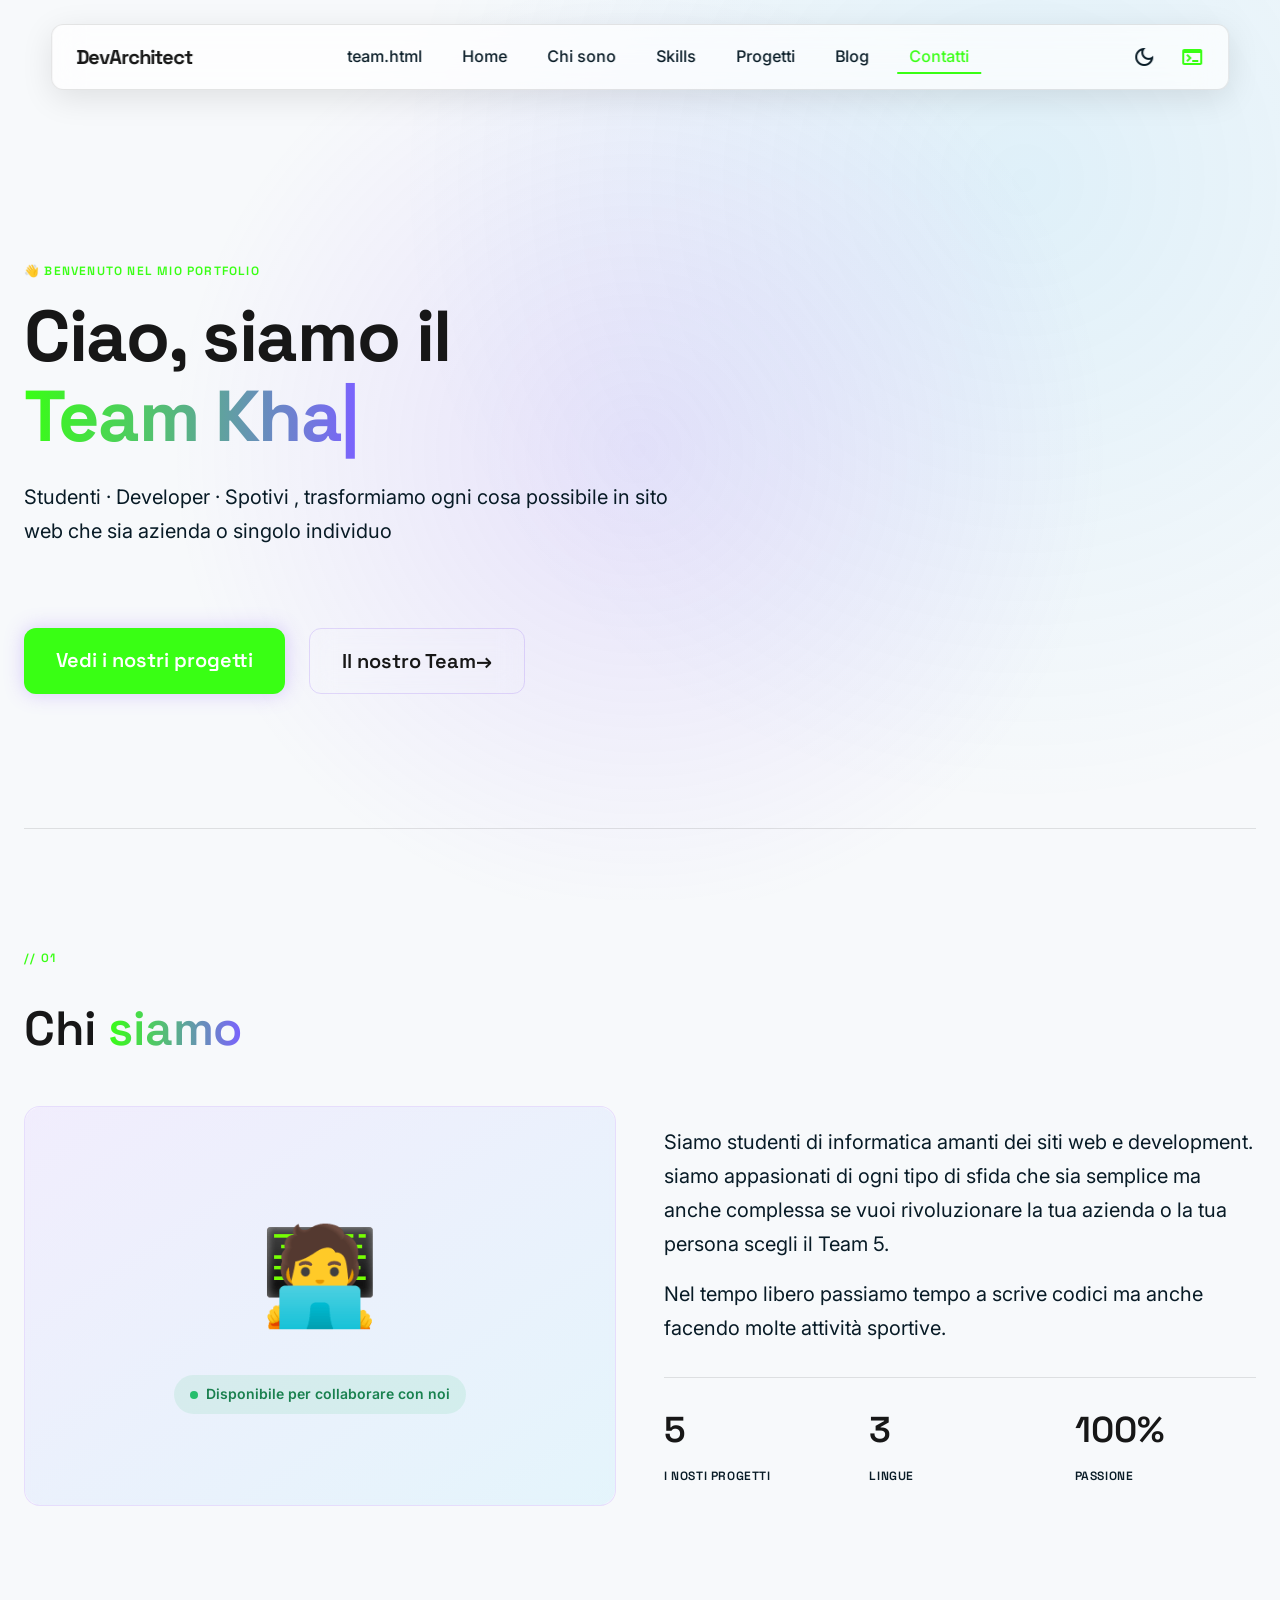
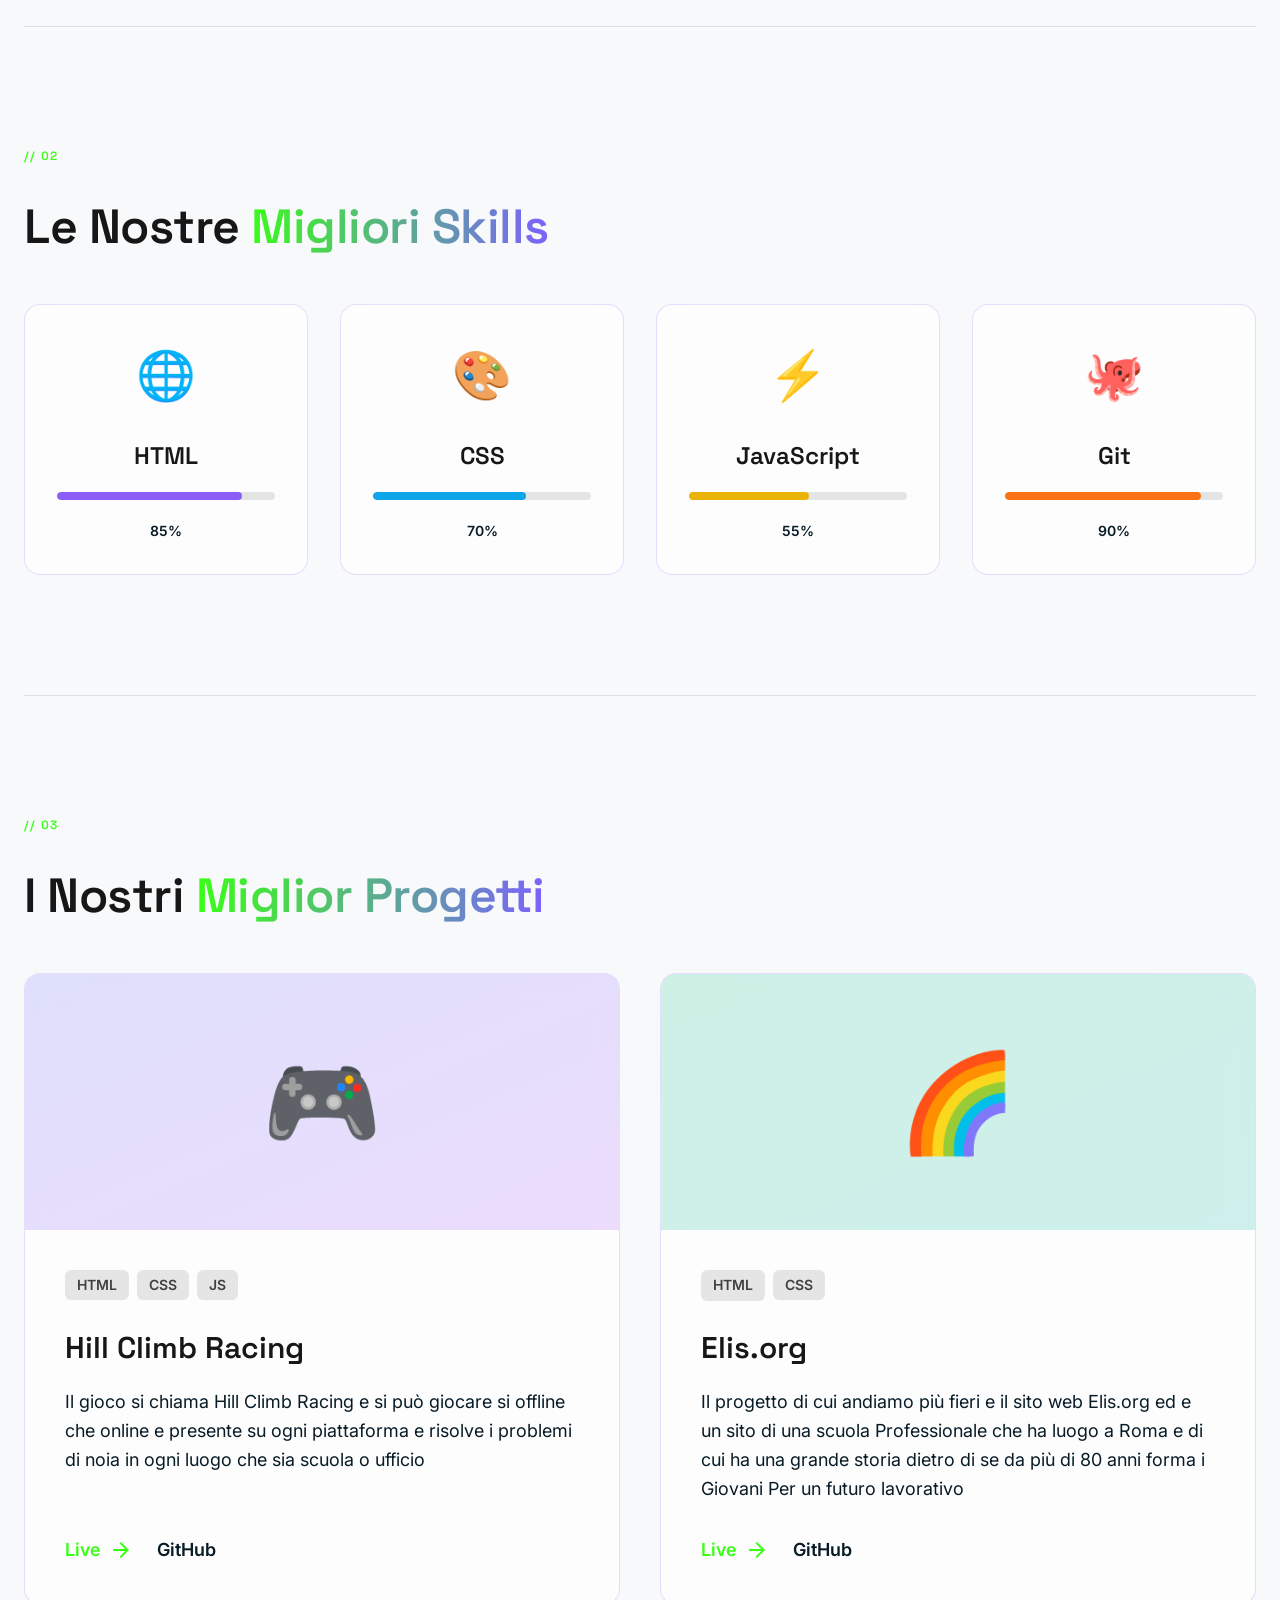
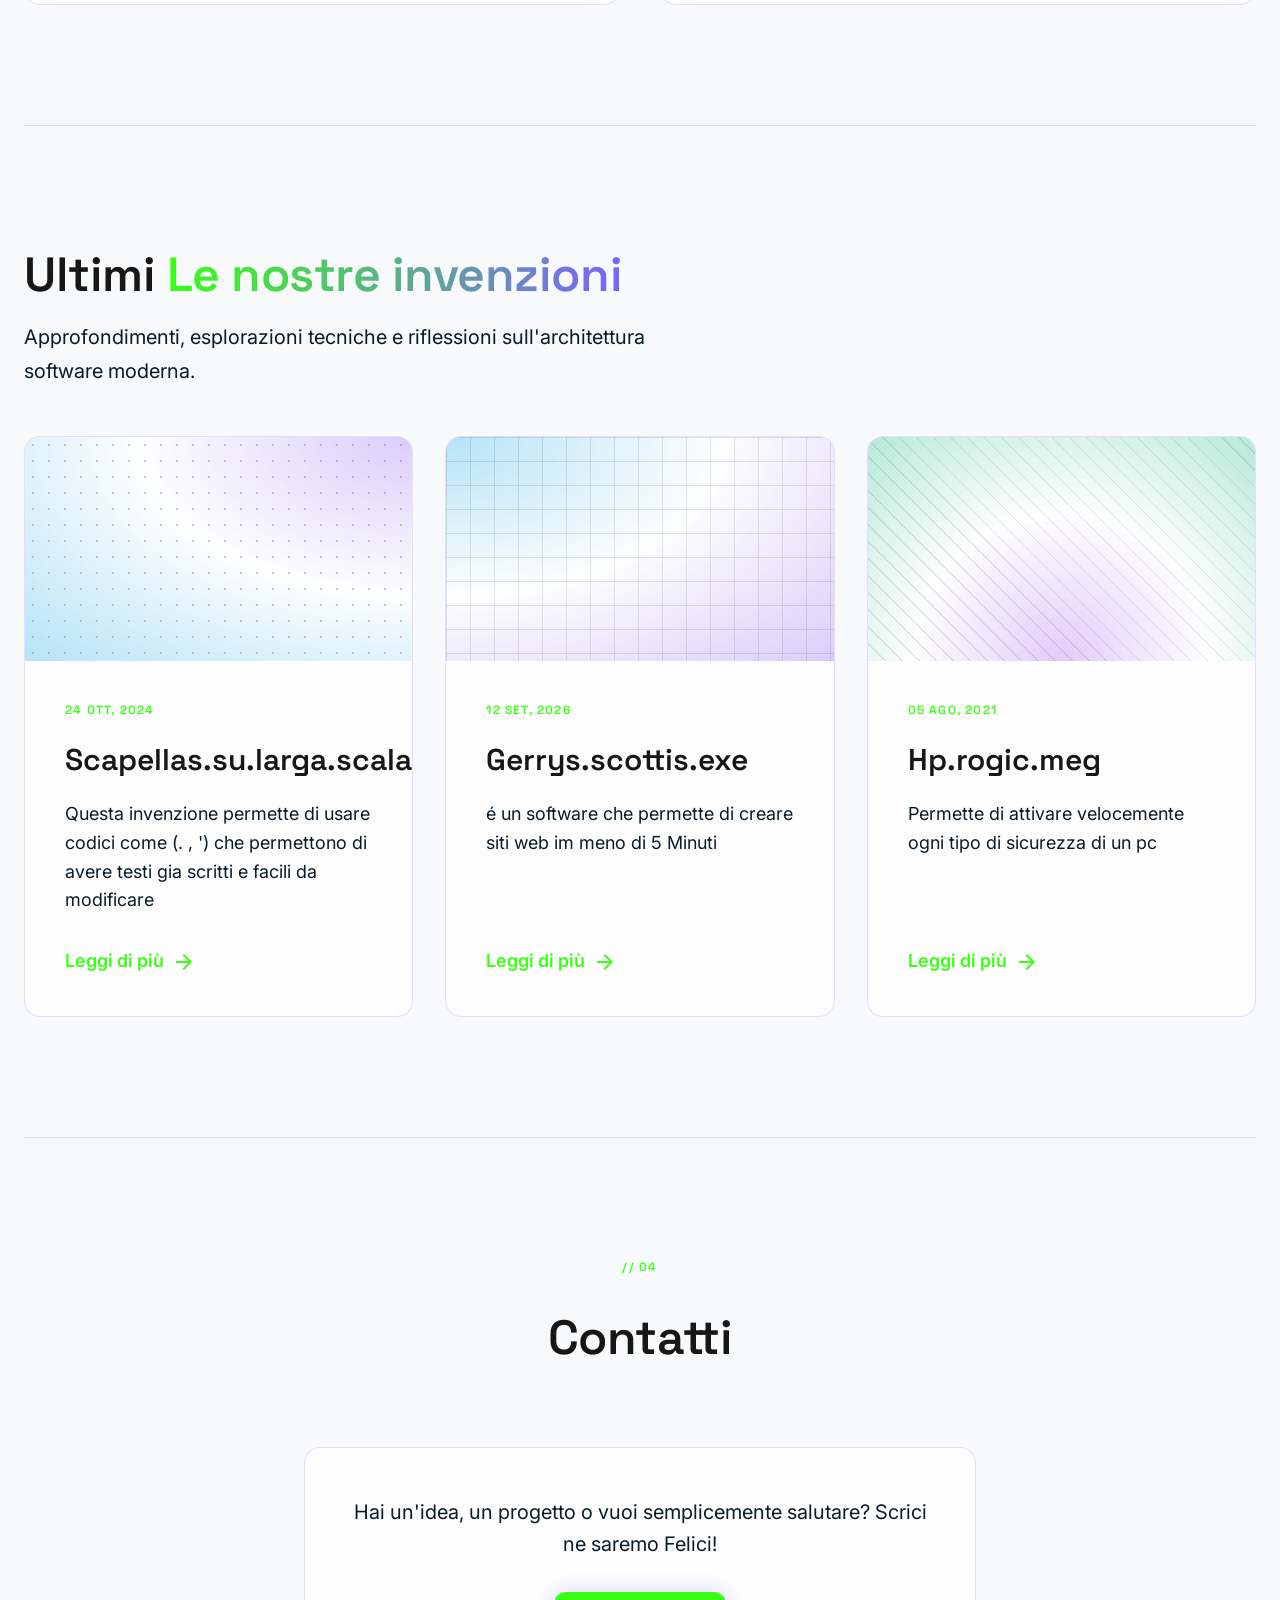
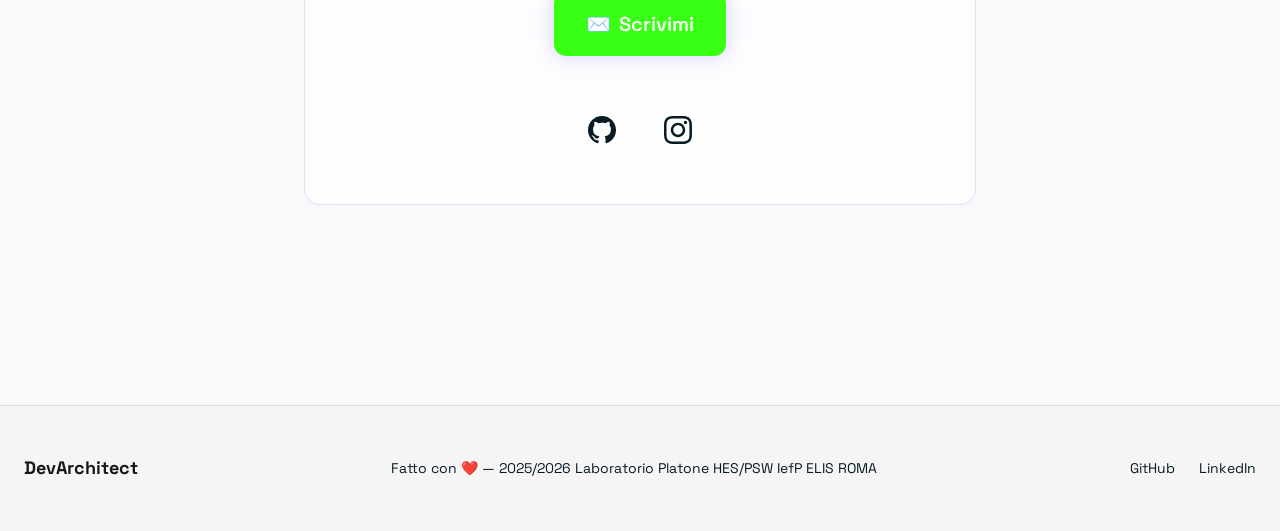
<file: index.html>
<!DOCTYPE html>

<html lang="it"><head>
<meta charset="utf-8"/>
<meta content="width=device-width, initial-scale=1.0" name="viewport"/>
<title>DevArchitect - Developer Portfolio</title>
<link href="https://fonts.googleapis.com/css2?family=Space+Grotesk:wght@400;600;700;900&amp;family=Inter:wght@400;500;600&amp;display=swap" rel="stylesheet"/>
<link href="https://fonts.googleapis.com/css2?family=Material+Symbols+Outlined:wght,FILL@100..700,0..1&amp;display=swap" rel="stylesheet"/>
<link rel="stylesheet" href="css/style.css">
</head>
<body>
<div class="glow-bg"></div>
<nav class="navbar">
<div class="navbar-brand">
            DevArchitect
        </div>
<div class="nav-links">
<a class="nav-link active" href="#https://github.dev/gabrielepasseri/ProgettoTeamGithub/blob/main/team.html">team.html</a>
<a class="nav-link active" href="#home">Home</a>
<a class="nav-link" href="#about">Chi sono</a>
<a class="nav-link" href="#skills">Skills</a>
<a class="nav-link" href="#projects">Progetti</a>
<a class="nav-link" href="#blog">Blog</a>
<a class="nav-link" href="#contact">Contatti</a>
</div>
<div class="nav-actions">
<button aria-label="Toggle theme" class="theme-toggle" id="theme-toggle">
<span class="material-symbols-outlined light-icon">dark_mode</span>
<span class="material-symbols-outlined dark-icon" style="display: none;">light_mode</span>
</button>
<span class="material-symbols-outlined icon-terminal">terminal</span>
</div>
</nav>
<main>
<div class="container">
<!-- Hero Section -->
<section id="home">
<p class="label-caps">👋 Benvenuto nel mio portfolio</p>
<h1 class="h1-title max-w-4xl">
                    Ciao, siamo il <br/>
<span class="text-gradient typing-text" id="typewriter"></span>
</h1>
<p class="body-lg max-w-2xl mb-10">
                    Studenti · Developer · Spotivi , trasformiamo ogni cosa possibile in sito web che sia azienda o singolo individuo 
                </p>
<div class="btn-group">
<a class="btn-primary" href="#projects">Vedi i nostri progetti</a>
<a class="btn-glass" href="#about">Il nostro Team→</a>
</div>
</section>
<!-- About Section -->
<section id="about">
<div class="section-header">
<p class="label-caps">// 01</p>
<h2 class="h2-title">Chi <span class="text-gradient">siamo</span></h2>
</div>
<div class="about-grid">
<div class="glass-panel glass-card about-image-card">
<div class="emoji">🧑‍💻</div>
<div class="bg-gradient"></div>
<div class="status-badge">
<span class="pulse-dot"></span> Disponibile per collaborare con noi
                        </div>
</div>
<div>
<p class="body-lg mb-4">
                            Siamo studenti di informatica amanti dei siti web e development.
                            siamo appasionati di ogni tipo di sfida che sia semplice ma anche complessa 
                            se vuoi rivoluzionare la tua azienda o la tua persona scegli il Team 5.
                        </p>
<p class="body-lg mb-8">
                            Nel tempo libero passiamo tempo a scrive codici ma anche facendo molte attività sportive.
                        </p>
<div class="stats-grid">
<div>
<div class="stat-number">5</div>
<div class="stat-label">I nosti Progetti</div>
</div>
<div>
<div class="stat-number">3</div>
<div class="stat-label">Lingue</div>
</div>
<div>
<div class="stat-number">100%</div>
<div class="stat-label">Passione</div>
</div>
</div>
</div>
</div>
</section>
<!-- Skills Section -->
<section id="skills">
<div class="section-header">
<p class="label-caps">// 02</p>
<h2 class="h2-title">Le Nostre<span class="text-gradient"> Migliori Skills</span></h2>
</div>
<div class="skills-grid">
<div class="glass-panel glass-card skill-card">
<div class="skill-icon">🌐</div>
<h3 class="skill-name">HTML</h3>
<div class="progress-bar-container">
<div class="progress-bar" style="width: 85%; background-color: #8b5cf6;"></div>
</div>
<span class="progress-text">85%</span>
</div>
<div class="glass-panel glass-card skill-card">
<div class="skill-icon">🎨</div>
<h3 class="skill-name">CSS</h3>
<div class="progress-bar-container">
<div class="progress-bar" style="width: 70%; background-color: #0ea5e9;"></div>
</div>
<span class="progress-text">70%</span>
</div>
<div class="glass-panel glass-card skill-card">
<div class="skill-icon">⚡</div>
<h3 class="skill-name">JavaScript</h3>
<div class="progress-bar-container">
<div class="progress-bar" style="width: 55%; background-color: #eab308;"></div>
</div>
<span class="progress-text">55%</span>
</div>
<div class="glass-panel glass-card skill-card">
<div class="skill-icon">🐙</div>
<h3 class="skill-name">Git</h3>
<div class="progress-bar-container">
<div class="progress-bar" style="width: 90%; background-color: #f97316;"></div>
</div>
<span class="progress-text">90%</span>
</div>
</div>
</section>
<!-- Projects Section -->
<section id="projects">
<div class="section-header">
<p class="label-caps">// 03</p>
<h2 class="h2-title">I Nostri  <span class="text-gradient">Miglior Progetti</span></h2>
</div>
<div class="projects-grid">
<div class="glass-panel glass-card project-card">
<div class="project-image project-img-1">
                            🎮
                        </div>
<div class="project-content">
<div class="tech-chips">
<span class="tech-chip">HTML</span>
<span class="tech-chip">CSS</span>
<span class="tech-chip">JS</span>
</div>
<h3 class="project-title">Hill Climb Racing</h3>
<p class="project-desc">Il gioco si chiama Hill Climb Racing e si può giocare si offline che online e presente su ogni piattaforma e risolve i problemi di noia in ogni luogo che sia scuola o ufficio </p>
<div class="project-links">
<a class="project-link primary" href="#">
                                    Live <span class="material-symbols-outlined">arrow_forward</span>
</a>
<a class="project-link secondary" href="#">GitHub</a>
</div>
</div>
</div>
<div class="glass-panel glass-card project-card">
<div class="project-image project-img-2">
                            🌈
                        </div>
<div class="project-content">
<div class="tech-chips">
<span class="tech-chip">HTML</span>
<span class="tech-chip">CSS</span>
</div>
<h3 class="project-title">Elis.org</h3>
<p class="project-desc">Il progetto di cui andiamo più fieri e il sito web Elis.org ed e un sito di una scuola Professionale che ha luogo a Roma e di cui ha una grande storia dietro di se da più di 80 anni forma i Giovani Per un futuro lavorativo </p>
<div class="project-links">
<a class="project-link primary" href="#">
                                    Live <span class="material-symbols-outlined">arrow_forward</span>
</a>
<a class="project-link secondary" href="#">GitHub</a>
</div>
</div>
</div>
</div>
</section>
<!-- Blog Section -->
<section id="blog">
<div class="section-header">
<h2 class="h2-title">Ultimi <span class="text-gradient">Le nostre invenzioni</span></h2>
<p class="body-lg max-w-2xl">Approfondimenti, esplorazioni tecniche e riflessioni sull'architettura software moderna.</p>
</div>
<div class="blog-grid">
<div class="glass-panel glass-card blog-card">
<div class="blog-image blog-img-1">
<div class="blog-pattern-1"></div>
</div>
<div class="blog-content">
<span class="blog-date">24 Ott, 2024</span>
<h3 class="blog-title">Scapellas.su.larga.scala</h3>
<p class="blog-desc">Questa invenzione permette di usare codici come (. , ') che permettono di avere testi gia scritti e facili da modificare </p>
<a class="blog-link" href="#">
                                Leggi di più <span class="material-symbols-outlined">arrow_forward</span>
</a>
</div>
</div>
<div class="glass-panel glass-card blog-card">
<div class="blog-image blog-img-2">
<div class="blog-pattern-2"></div>
</div>
<div class="blog-content">
<span class="blog-date">12 Set, 2026</span>
<h3 class="blog-title">Gerrys.scottis.exe</h3>
<p class="blog-desc">é un software che permette di creare siti web im meno di 5 Minuti</p>
<a class="blog-link" href="#">
                                Leggi di più <span class="material-symbols-outlined">arrow_forward</span>
</a>
</div>
</div>
<div class="glass-panel glass-card blog-card">
<div class="blog-image blog-img-3">
<div class="blog-pattern-3"></div>
</div>
<div class="blog-content">
<span class="blog-date">05 Ago, 2021</span>
<h3 class="blog-title">Hp.rogic.meg</h3>
<p class="blog-desc">Permette di attivare velocemente ogni tipo di sicurezza di un pc </p>
<a class="blog-link" href="#">
                                Leggi di più <span class="material-symbols-outlined">arrow_forward</span>
</a>
</div>
</div>
</div>
</section>
<!-- Contact Section -->
<section id="contact">
<div class="section-header">
<p class="label-caps">// 04</p>
<h2 class="h2-title">Contatti</h2>
</div>
<div class="glass-panel glass-card contact-card">
<p class="contact-text">
                        Hai un'idea, un progetto o vuoi semplicemente salutare? Scrici ne saremo Felici!
                    </p>
<a class="btn-primary" href="mailto:tua@email.com" style="display: flex; align-items: center; gap: 0.5rem;">
<span>✉️</span> Scrivimi
                    </a>
<div class="social-links">
<a aria-label="GitHub" class="social-btn" href="#">
<svg fill="currentColor" height="28" viewbox="0 0 24 24" width="28"><path d="M12 0C5.374 0 0 5.373 0 12c0 5.302 3.438 9.8 8.207 11.387.599.111.793-.261.793-.577v-2.234c-3.338.726-4.033-1.416-4.033-1.416-.546-1.387-1.333-1.756-1.333-1.756-1.089-.745.083-.729.083-.729 1.205.084 1.839 1.237 1.839 1.237 1.07 1.834 2.807 1.304 3.492.997.107-.775.418-1.305.762-1.604-2.665-.305-5.467-1.334-5.467-5.931 0-1.311.469-2.381 1.236-3.221-.124-.303-.535-1.524.117-3.176 0 0 1.008-.322 3.301 1.23A11.509 11.509 0 0 1 12 5.803c1.02.005 2.047.138 3.006.404 2.291-1.552 3.297-1.23 3.297-1.23.653 1.653.242 2.874.118 3.176.77.84 1.235 1.911 1.235 3.221 0 4.609-2.807 5.624-5.479 5.921.43.372.823 1.102.823 2.222v3.293c0 .319.192.694.801.576C20.566 21.797 24 17.3 24 12c0-6.627-5.373-12-12-12z"></path></svg>
</a>
<a aria-label="Instagram" class="social-btn" href="#">
<svg fill="currentColor" height="28" viewbox="0 0 24 24" width="28"><path d="M12 2.163c3.204 0 3.584.012 4.85.07 3.252.148 4.771 1.691 4.919 4.919.058 1.265.069 1.645.069 4.849 0 3.205-.012 3.584-.069 4.849-.149 3.225-1.664 4.771-4.919 4.919-1.266.058-1.644.07-4.85.07-3.204 0-3.584-.012-4.849-.07-3.26-.149-4.771-1.699-4.919-4.92-.058-1.265-.07-1.644-.07-4.849 0-3.204.013-3.583.07-4.849.149-3.227 1.664-4.771 4.919-4.919 1.266-.057 1.645-.069 4.849-.069zm0-2.163c-3.259 0-3.667.014-4.947.072-4.358.2-6.78 2.618-6.98 6.98-.059 1.281-.073 1.689-.073 4.948 0 3.259.014 3.668.072 4.948.2 4.358 2.618 6.78 6.98 6.98 1.281.058 1.689.072 4.948.072 3.259 0 3.668-.014 4.948-.072 4.354-.2 6.782-2.618 6.979-6.98.059-1.28.073-1.689.073-4.948 0-3.259-.014-3.667-.072-4.947-.196-4.354-2.617-6.78-6.979-6.98-1.281-.059-1.69-.073-4.949-.073zm0 5.838c-3.403 0-6.162 2.759-6.162 6.162s2.759 6.163 6.162 6.163 6.162-2.759 6.162-6.163c0-3.403-2.759-6.162-6.162-6.162zm0 10.162c-2.209 0-4-1.79-4-4 0-2.209 1.791-4 4-4s4 1.791 4 4c0 2.21-1.791 4-4 4zm6.406-11.845c-.796 0-1.441.645-1.441 1.44s.645 1.44 1.441 1.44c.795 0 1.439-.645 1.439-1.44s-.644-1.44-1.439-1.44z"></path></svg>
</a>
</div>
</div>
</section>
</div>
</main>
<footer>
<div class="container footer-content">
<div class="footer-brand">
                DevArchitect
            </div>
<div class="footer-text">
                Fatto con ❤️ — 2025/2026 Laboratorio Platone HES/PSW IefP ELIS ROMA
            </div>
<div class="footer-links">
<a class="footer-link" href="#">GitHub</a>
<a class="footer-link" href="#">LinkedIn</a>
</div>
</div>
</footer>
<script src="js/script.js"></script>
</body></html>
</file>
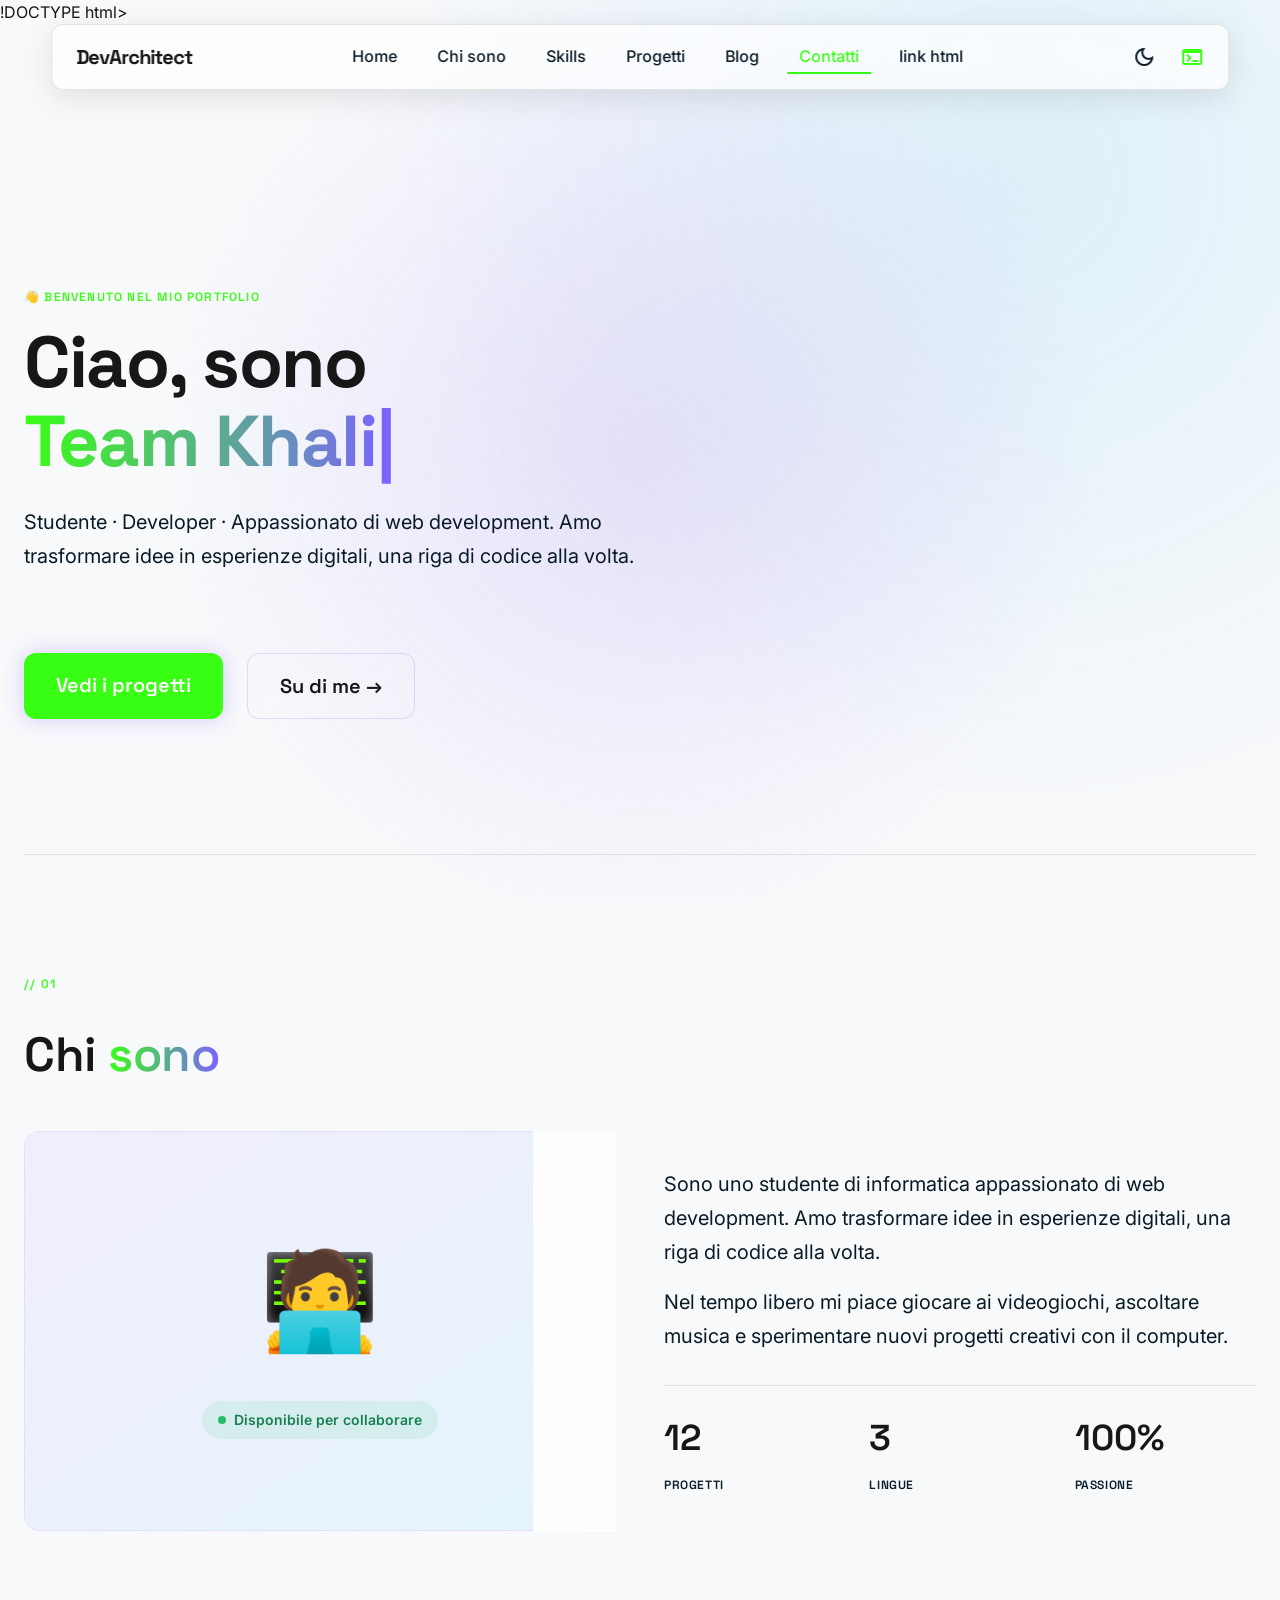
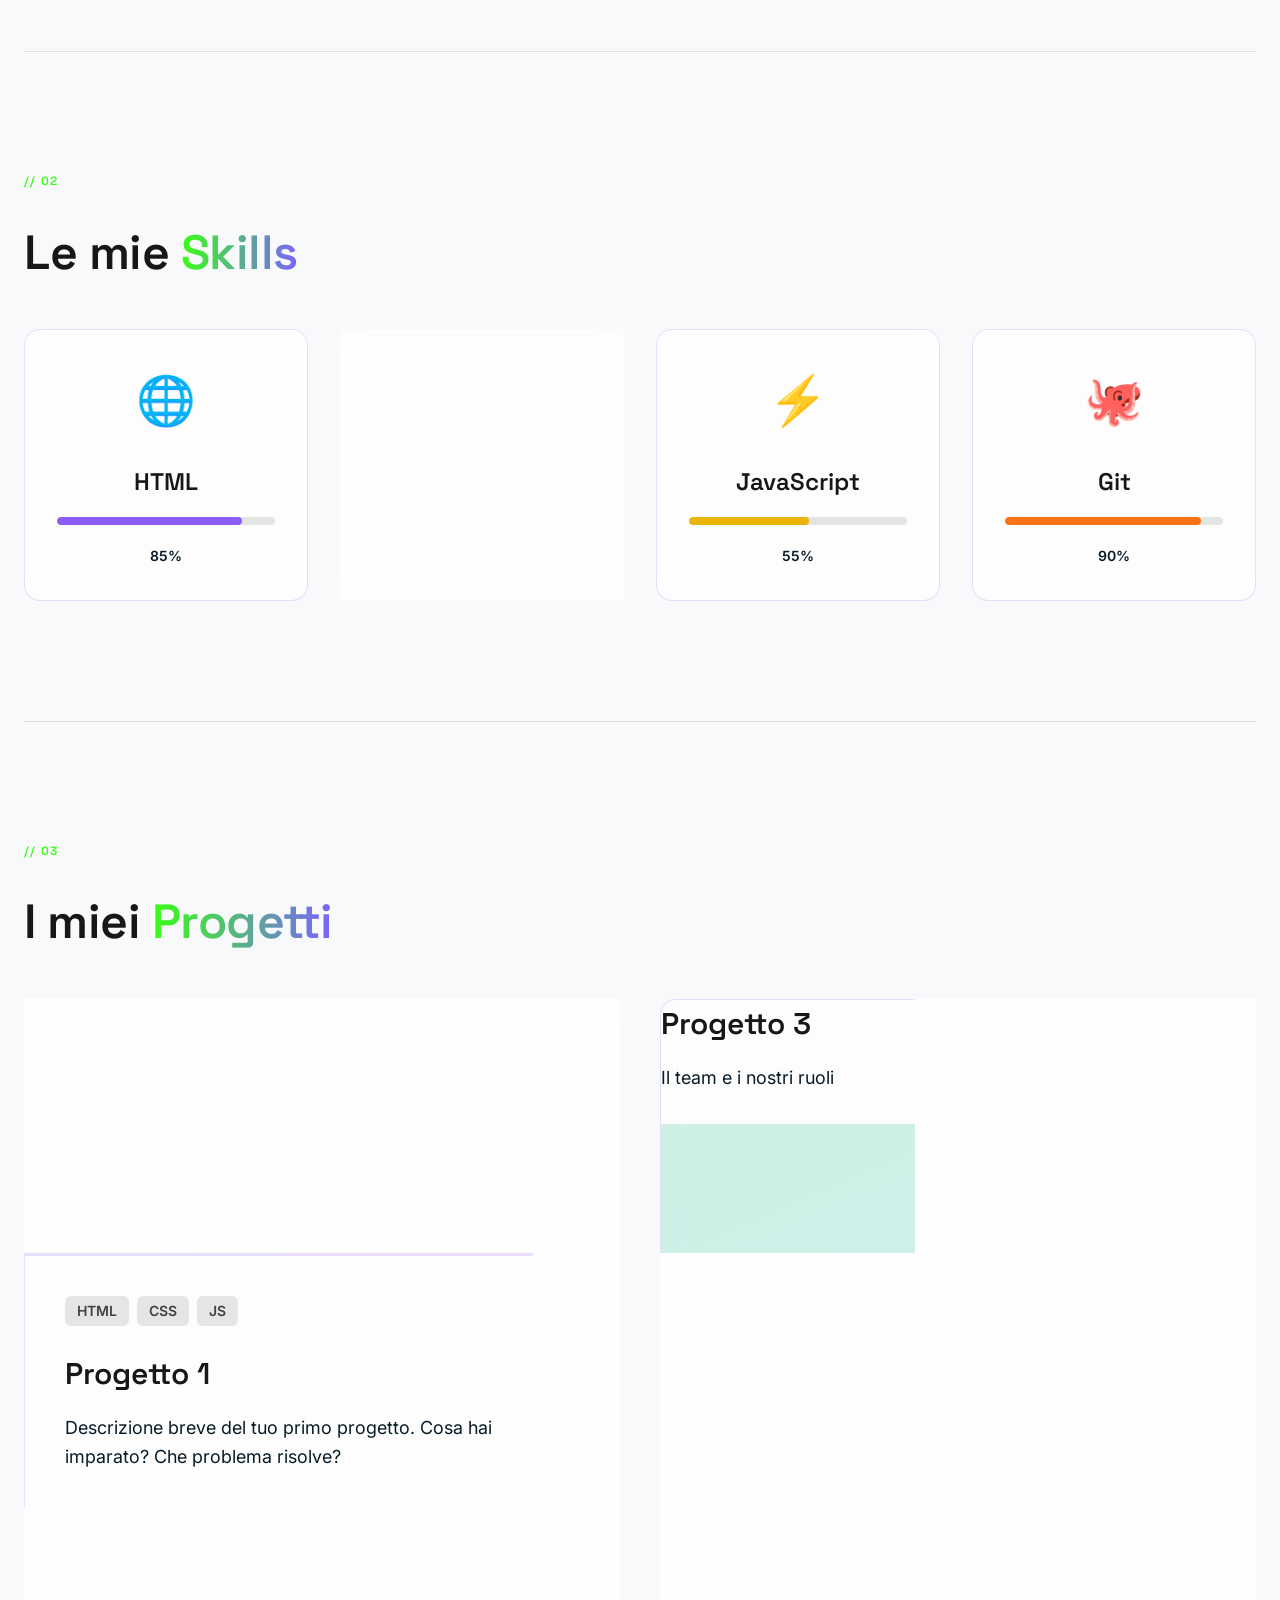
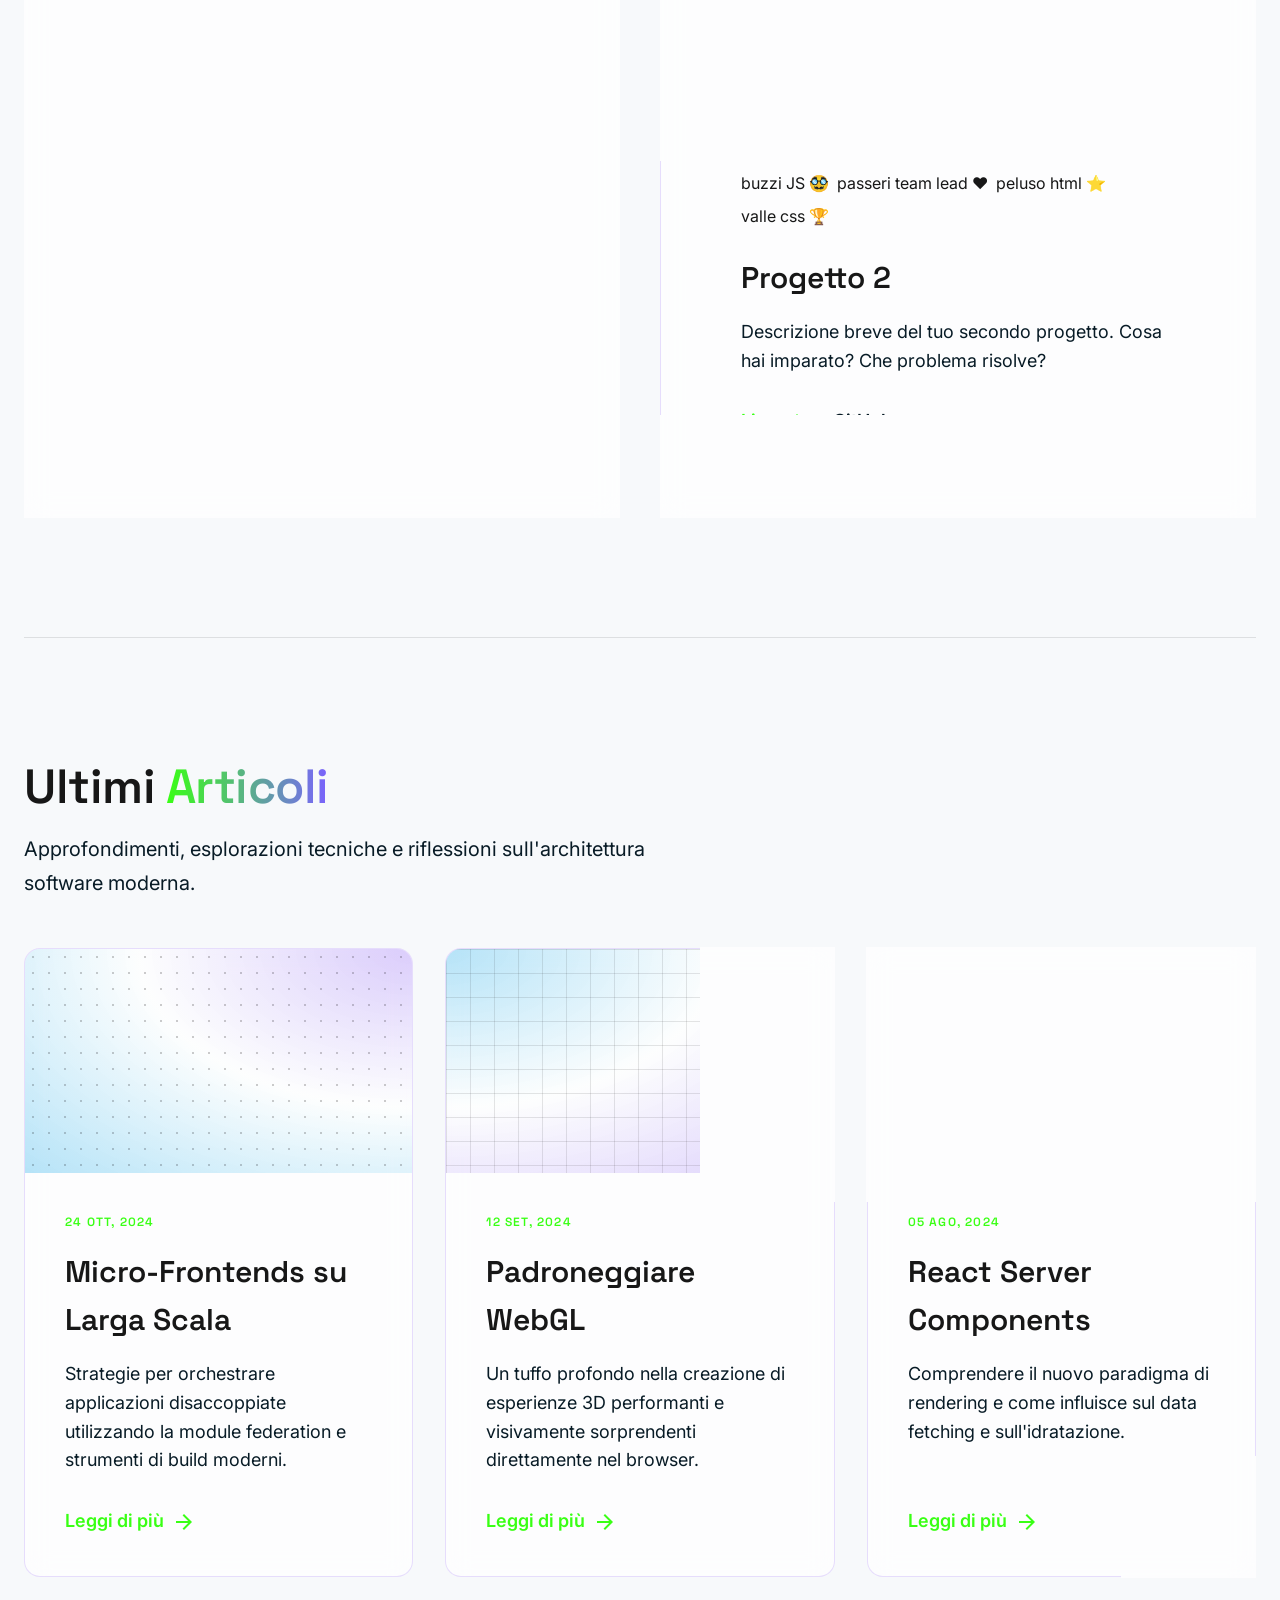
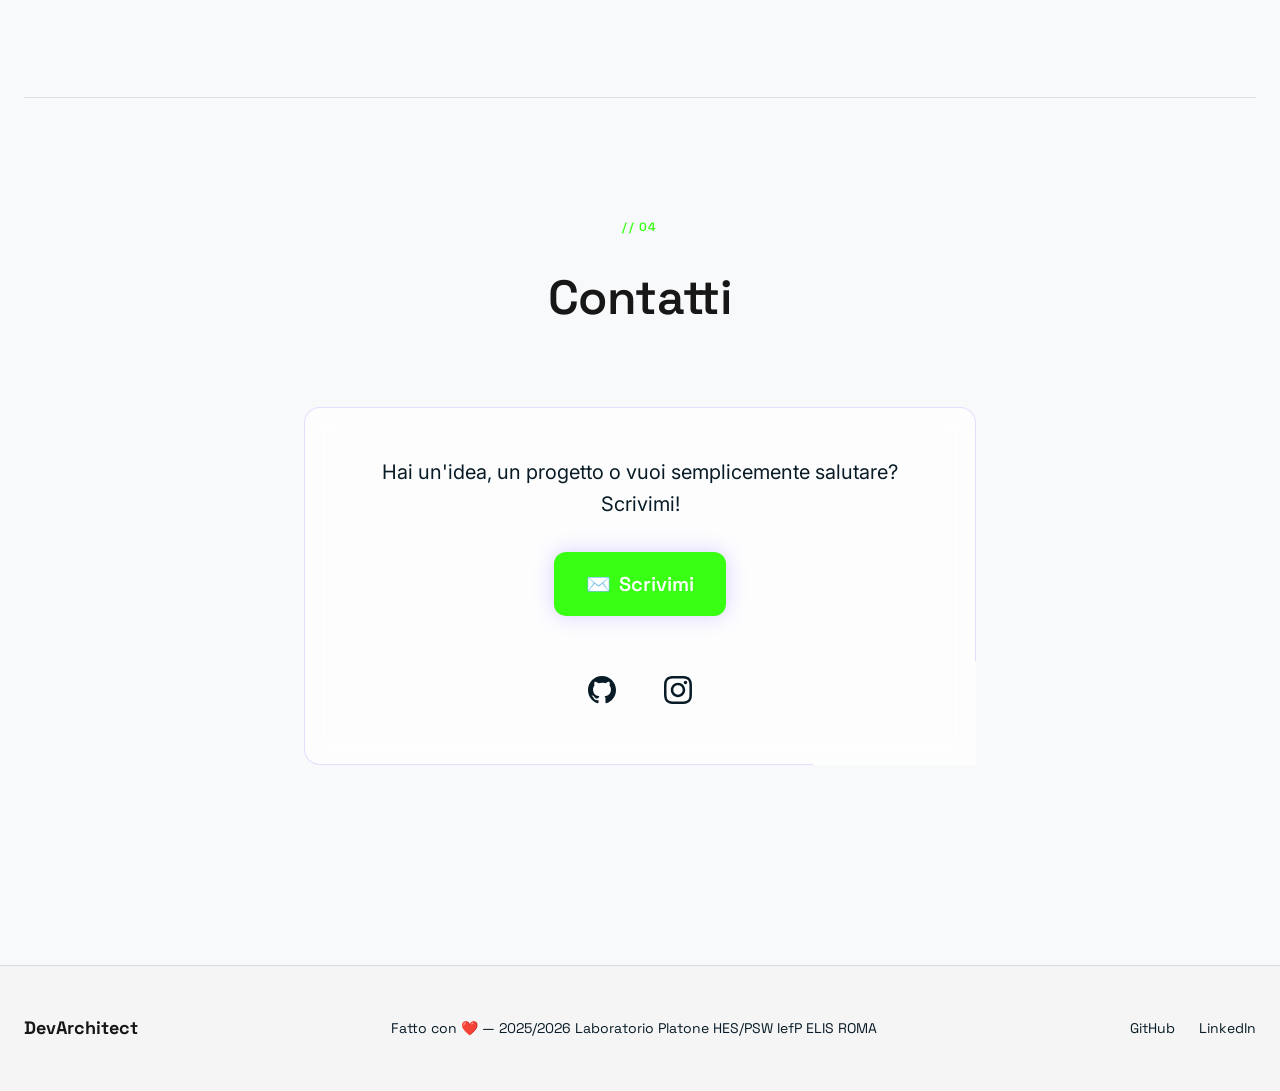
<file: team.html>
!DOCTYPE html>

<html lang="it"><head>
<meta charset="utf-8"/>
<meta content="width=device-width, initial-scale=1.0" name="viewport"/>
<title>DevArchitect - Developer Portfolio</title>
<link href="https://fonts.googleapis.com/css2?family=Space+Grotesk:wght@400;600;700;900&amp;family=Inter:wght@400;500;600&amp;display=swap" rel="stylesheet"/>
<link href="https://fonts.googleapis.com/css2?family=Material+Symbols+Outlined:wght,FILL@100..700,0..1&amp;display=swap" rel="stylesheet"/>
<link rel="stylesheet" href="css/style.css">
</head>
<body>
<div class="glow-bg"></div>
<nav class="navbar">
<div class="navbar-brand">
            DevArchitect
        </div>
<div class="nav-links">
<a class="nav-link active" href="#home">Home</a>
<a class="nav-link" href="#about">Chi sono</a>
<a class="nav-link" href="#skills">Skills</a>
<a class="nav-link" href="#projects">Progetti</a>
<a class="nav-link" href="#blog">Blog</a>
<a class="nav-link" href="#contact">Contatti</a>
<a class="nav-link" href="team.html">link html</a>
</div>
<div class="nav-actions">
<button aria-label="Toggle theme" class="theme-toggle" id="theme-toggle">
<span class="material-symbols-outlined light-icon">dark_mode</span>
<span class="material-symbols-outlined dark-icon" style="display: none;">light_mode</span>
</button>
<span class="material-symbols-outlined icon-terminal">terminal</span>
</div>
</nav>
<main>
<div class="container">
<!-- Hero Section -->
<section id="home">
<p class="label-caps">👋 Benvenuto nel mio portfolio</p>
<h1 class="h1-title max-w-4xl">
                    Ciao, sono<br/>
<span class="text-gradient typing-text" id="typewriter"></span>
</h1>
<p class="body-lg max-w-2xl mb-10">
                    Studente · Developer · Appassionato di web development. Amo trasformare idee in esperienze digitali, una riga di codice alla volta.
                </p>
<div class="btn-group">
<a class="btn-primary" href="#projects">Vedi i progetti</a>
<a class="btn-glass" href="#about">Su di me →</a>
</div>
</section>
<!-- About Section -->
<section id="about">
<div class="section-header">
<p class="label-caps">// 01</p>
<h2 class="h2-title">Chi <span class="text-gradient">sono</span></h2>
</div>
<div class="about-grid">
<div class="glass-panel glass-card about-image-card">
<div class="emoji">🧑‍💻</div>
<div class="bg-gradient"></div>
<div class="status-badge">
<span class="pulse-dot"></span> Disponibile per collaborare
                        </div>
</div>
<div>
<p class="body-lg mb-4">
                            Sono uno studente di informatica appassionato di web development.
                            Amo trasformare idee in esperienze digitali, una riga di codice alla volta.
                        </p>
<p class="body-lg mb-8">
                            Nel tempo libero mi piace giocare ai videogiochi, ascoltare musica
                            e sperimentare nuovi progetti creativi con il computer.
                        </p>
<div class="stats-grid">
<div>
<div class="stat-number">12</div>
<div class="stat-label">Progetti</div>
</div>
<div>
<div class="stat-number">3</div>
<div class="stat-label">Lingue</div>
</div>
<div>
<div class="stat-number">100%</div>
<div class="stat-label">Passione</div>
</div>
</div>
</div>
</div>
</section>
<!-- Skills Section -->
<section id="skills">
<div class="section-header">
<p class="label-caps">// 02</p>
<h2 class="h2-title">Le mie <span class="text-gradient">Skills</span></h2>
</div>
<div class="skills-grid">
<div class="glass-panel glass-card skill-card">
<div class="skill-icon">🌐</div>
<h3 class="skill-name">HTML</h3>
<div class="progress-bar-container">
<div class="progress-bar" style="width: 85%; background-color: #8b5cf6;"></div>
</div>
<span class="progress-text">85%</span>
</div>
<div class="glass-panel glass-card skill-card">
<div class="skill-icon">🎨</div>
<h3 class="skill-name">CSS</h3>
<div class="progress-bar-container">
<div class="progress-bar" style="width: 70%; background-color: #0ea5e9;"></div>
</div>
<span class="progress-text">70%</span>
</div>
<div class="glass-panel glass-card skill-card">
<div class="skill-icon">⚡</div>
<h3 class="skill-name">JavaScript</h3>
<div class="progress-bar-container">
<div class="progress-bar" style="width: 55%; background-color: #eab308;"></div>
</div>
<span class="progress-text">55%</span>
</div>
<div class="glass-panel glass-card skill-card">
<div class="skill-icon">🐙</div>
<h3 class="skill-name">Git</h3>
<div class="progress-bar-container">
<div class="progress-bar" style="width: 90%; background-color: #f97316;"></div>
</div>
<span class="progress-text">90%</span>
</div>
</div>
</section>
<!-- Projects Section -->
<section id="projects">
<div class="section-header">
<p class="label-caps">// 03</p>
<h2 class="h2-title">I miei <span class="text-gradient">Progetti</span></h2>
</div>
<div class="projects-grid">
<div class="glass-panel glass-card project-card">
<div class="project-image project-img-1">
                            🎮
                        </div>
<div class="project-content">
<div class="tech-chips">
<span class="tech-chip">HTML</span>
<span class="tech-chip">CSS</span>
<span class="tech-chip">JS</span>
</div>
<h3 class="project-title">Progetto 1</h3>
<p class="project-desc">Descrizione breve del tuo primo progetto. Cosa hai imparato? Che problema risolve?</p>
<div class="project-links">
<a class="project-link primary" href="#">
                                    Live <span class="material-symbols-outlined">arrow_forward</span>
</a>
<a class="project-link secondary" href="#">GitHub</a>
</div>
</div>
</div>
<div class="glass-panel glass-card project-card">
<h3 class="project-title">Progetto 3</h3>
<p class="project-desc">Il team e i nostri ruoli</p>
<div class="project-image project-img-2">
                            🌈
                        </div>
<div class="project-content">
<div class="tech-chips">
<span class="tech-chip">HTML</span>
<span class="tech-chip">CSS</span>
</div>
<div class="project-image project-img-3">
                            🏆
                        </div>
<div class="project-content">
<div class="tech-chips">
<span class="buzzi">buzzi JS 🥸</span>
<span class="passeri">passeri team lead ❤️</span>
<span class="peluso">peluso html ⭐</span>
<span class="valle">valle css 🏆</span>
</div>
<h3 class="project-title">Progetto 2</h3>
<p class="project-desc">Descrizione breve del tuo secondo progetto. Cosa hai imparato? Che problema risolve?</p>
<div class="project-links">
<a class="project-link primary" href="#">
                                    Live <span class="material-symbols-outlined">arrow_forward</span>
</a>
<a class="project-link secondary" href="#">GitHub</a>
</div>
</div>
</div>
</div>
</section>
<!-- Blog Section -->
<section id="blog">
<div class="section-header">
<h2 class="h2-title">Ultimi <span class="text-gradient">Articoli</span></h2>
<p class="body-lg max-w-2xl">Approfondimenti, esplorazioni tecniche e riflessioni sull'architettura software moderna.</p>
</div>
<div class="blog-grid">
<div class="glass-panel glass-card blog-card">
<div class="blog-image blog-img-1">
<div class="blog-pattern-1"></div>
</div>
<div class="blog-content">
<span class="blog-date">24 Ott, 2024</span>
<h3 class="blog-title">Micro-Frontends su Larga Scala</h3>
<p class="blog-desc">Strategie per orchestrare applicazioni disaccoppiate utilizzando la module federation e strumenti di build moderni.</p>
<a class="blog-link" href="#">
                                Leggi di più <span class="material-symbols-outlined">arrow_forward</span>
</a>
</div>
</div>
<div class="glass-panel glass-card blog-card">
<div class="blog-image blog-img-2">
<div class="blog-pattern-2"></div>
</div>
<div class="blog-content">
<span class="blog-date">12 Set, 2024</span>
<h3 class="blog-title">Padroneggiare WebGL</h3>
<p class="blog-desc">Un tuffo profondo nella creazione di esperienze 3D performanti e visivamente sorprendenti direttamente nel browser.</p>
<a class="blog-link" href="#">
                                Leggi di più <span class="material-symbols-outlined">arrow_forward</span>
</a>
</div>
</div>
<div class="glass-panel glass-card blog-card">
<div class="blog-image blog-img-3">
<div class="blog-pattern-3"></div>
</div>
<div class="blog-content">
<span class="blog-date">05 Ago, 2024</span>
<h3 class="blog-title">React Server Components</h3>
<p class="blog-desc">Comprendere il nuovo paradigma di rendering e come influisce sul data fetching e sull'idratazione.</p>
<a class="blog-link" href="#">
                                Leggi di più <span class="material-symbols-outlined">arrow_forward</span>
</a>
</div>
</div>
</div>
</section>
<!-- Contact Section -->
<section id="contact">
<div class="section-header">
<p class="label-caps">// 04</p>
<h2 class="h2-title">Contatti</h2>
</div>
<div class="glass-panel glass-card contact-card">
<p class="contact-text">
                        Hai un'idea, un progetto o vuoi semplicemente salutare? Scrivimi!
                    </p>
<a class="btn-primary" href="mailto:tua@email.com" style="display: flex; align-items: center; gap: 0.5rem;">
<span>✉️</span> Scrivimi
                    </a>
<div class="social-links">
<a aria-label="GitHub" class="social-btn" href="#">
<svg fill="currentColor" height="28" viewbox="0 0 24 24" width="28"><path d="M12 0C5.374 0 0 5.373 0 12c0 5.302 3.438 9.8 8.207 11.387.599.111.793-.261.793-.577v-2.234c-3.338.726-4.033-1.416-4.033-1.416-.546-1.387-1.333-1.756-1.333-1.756-1.089-.745.083-.729.083-.729 1.205.084 1.839 1.237 1.839 1.237 1.07 1.834 2.807 1.304 3.492.997.107-.775.418-1.305.762-1.604-2.665-.305-5.467-1.334-5.467-5.931 0-1.311.469-2.381 1.236-3.221-.124-.303-.535-1.524.117-3.176 0 0 1.008-.322 3.301 1.23A11.509 11.509 0 0 1 12 5.803c1.02.005 2.047.138 3.006.404 2.291-1.552 3.297-1.23 3.297-1.23.653 1.653.242 2.874.118 3.176.77.84 1.235 1.911 1.235 3.221 0 4.609-2.807 5.624-5.479 5.921.43.372.823 1.102.823 2.222v3.293c0 .319.192.694.801.576C20.566 21.797 24 17.3 24 12c0-6.627-5.373-12-12-12z"></path></svg>
</a>
<a aria-label="Instagram" class="social-btn" href="#">
<svg fill="currentColor" height="28" viewbox="0 0 24 24" width="28"><path d="M12 2.163c3.204 0 3.584.012 4.85.07 3.252.148 4.771 1.691 4.919 4.919.058 1.265.069 1.645.069 4.849 0 3.205-.012 3.584-.069 4.849-.149 3.225-1.664 4.771-4.919 4.919-1.266.058-1.644.07-4.85.07-3.204 0-3.584-.012-4.849-.07-3.26-.149-4.771-1.699-4.919-4.92-.058-1.265-.07-1.644-.07-4.849 0-3.204.013-3.583.07-4.849.149-3.227 1.664-4.771 4.919-4.919 1.266-.057 1.645-.069 4.849-.069zm0-2.163c-3.259 0-3.667.014-4.947.072-4.358.2-6.78 2.618-6.98 6.98-.059 1.281-.073 1.689-.073 4.948 0 3.259.014 3.668.072 4.948.2 4.358 2.618 6.78 6.98 6.98 1.281.058 1.689.072 4.948.072 3.259 0 3.668-.014 4.948-.072 4.354-.2 6.782-2.618 6.979-6.98.059-1.28.073-1.689.073-4.948 0-3.259-.014-3.667-.072-4.947-.196-4.354-2.617-6.78-6.979-6.98-1.281-.059-1.69-.073-4.949-.073zm0 5.838c-3.403 0-6.162 2.759-6.162 6.162s2.759 6.163 6.162 6.163 6.162-2.759 6.162-6.163c0-3.403-2.759-6.162-6.162-6.162zm0 10.162c-2.209 0-4-1.79-4-4 0-2.209 1.791-4 4-4s4 1.791 4 4c0 2.21-1.791 4-4 4zm6.406-11.845c-.796 0-1.441.645-1.441 1.44s.645 1.44 1.441 1.44c.795 0 1.439-.645 1.439-1.44s-.644-1.44-1.439-1.44z"></path></svg>
</a>
</div>
</div>
</section>
</div>
</main>
<footer>
<div class="container footer-content">
<div class="footer-brand">
                DevArchitect
            </div>
<div class="footer-text">
                Fatto con ❤️ — 2025/2026 Laboratorio Platone HES/PSW IefP ELIS ROMA
            </div>
<div class="footer-links">
<a class="footer-link" href="#">GitHub</a>
<a class="footer-link" href="#">LinkedIn</a>
</div>
</div>
</footer>
<script src="js/script.js"></script>
</body></html>
</file>
<file: css/style.css>
:root {
                       /* Light Theme */
                       --bg-color: #F7F9FB;
                       --text-color: #171717;
                       --text-muted: #081B26;
                       --primary-color: #39FF14;
                       --secondary-color: #7B61FF;
                       --surface-color: rgba(255, 255, 255, 0.7);
                       --border-color: rgba(0, 0, 0, 0.1);
                       --glass-border: rgba(139, 92, 246, 0.2);
                       --card-hover-shadow: rgba(139, 92, 246, 0.2);
                       --nav-bg: rgba(255, 255, 255, 0.7);
                       --glow-color-1: rgba(139, 92, 246, 0.15);
                       --glow-color-2: rgba(14, 165, 233, 0.1);
                       --footer-bg: #f5f5f5;
                       --chip-bg: #e5e5e5;
                       --chip-text: #404040;
                   }
                   
                    :root[data-theme="dark"] {
                       /* Dark Theme */
                       --bg-color: #040c2f;
                       --text-color: #e7e0ed;
                       --text-muted: #a3a3a3;
                       --primary-color: #1a85a8;
                       --secondary-color: #049a63;
                       --surface-color: rgba(29, 26, 35, 0.4);
                       --border-color: rgba(255, 255, 255, 0.05);
                       --glass-border: rgba(255, 255, 255, 0.1);
                       --card-hover-shadow: rgba(139, 92, 246, 0.3);
                       --nav-bg: rgba(10, 10, 10, 0.6);
                       --footer-bg: #0a0a0a;
                       --chip-bg: rgba(255, 255, 255, 0.1);
                       --chip-text: #d4d4d4;
                   }
                   
                   * {
                       box-sizing: border-box;
                       margin: 0;
                       padding: 0;
                   }
                   
                   body {
                       font-family: 'Inter', sans-serif;
                       background-color: var(--bg-color);
                       color: var(--text-color);
                       line-height: 1.6;
                       overflow-x: hidden;
                       transition: background-color 0.3s ease, color 0.3s ease;
                   }
                   
                   h1,
                   h2,
                   h3,
                   h4,
                   h5,
                   h6,
                   .font-heading {
                       font-family: 'Space Grotesk', sans-serif;
                   }
                   
                   a {
                       text-decoration: none;
                       color: inherit;
                   }
                   /* Global Glow Background */
                   
                   .glow-bg {
                       position: fixed;
                       top: 0;
                       left: 0;
                       right: 0;
                       bottom: 0;
                       background: radial-gradient(circle at 50% 50%, var(--glow-color-1), transparent 60%), radial-gradient(circle at 80% 20%, var(--glow-color-2), transparent 50%);
                       pointer-events: none;
                       z-index: -1;
                   }
                   /* Navigation */
                   
                   .navbar {
                       position: fixed;
                       top: 1.5rem;
                       left: 50%;
                       transform: translateX(-50%);
                       width: 92%;
                       max-width: 1280px;
                       background: var(--nav-bg);
                       backdrop-filter: blur(16px);
                       -webkit-backdrop-filter: blur(16px);
                       border: 1px solid var(--border-color);
                       border-radius: 0.75rem;
                       display: flex;
                       justify-content: space-between;
                       align-items: center;
                       padding: 0.75rem 1.5rem;
                       z-index: 1000;
                       box-shadow: 0 8px 32px 0 rgba(0, 0, 0, 0.1);
                   }
                   
                   .navbar-brand {
                       font-family: 'Space Grotesk', sans-serif;
                       font-size: 1.25rem;
                       font-weight: 900;
                       letter-spacing: -0.05em;
                   }
                   
                   .nav-links {
                       display: none;
                   }
                   
                   @media (min-width: 768px) {
                       .nav-links {
                           display: flex;
                           gap: 1rem;
                       }
                   }
                   
                   .nav-link {
                       font-weight: 500;
                       color: var(--text-muted);
                       padding: 0.25rem 0.75rem;
                       border-radius: 0.375rem;
                       transition: all 0.3s ease;
                   }
                   
                   .nav-link:hover {
                       color: var(--primary-color);
                       background-color: var(--border-color);
                   }
                   
                   .nav-link.active {
                       color: var(--primary-color);
                       border-bottom: 2px solid var(--primary-color);
                       border-radius: 0;
                       padding-bottom: 0.125rem;
                   }
                   
                   .nav-actions {
                       display: flex;
                       align-items: center;
                       gap: 1rem;
                   }
                   
                   .theme-toggle {
                       background: none;
                       border: none;
                       color: var(--text-muted);
                       cursor: pointer;
                       padding: 0.5rem;
                       border-radius: 0.5rem;
                       display: flex;
                       align-items: center;
                       justify-content: center;
                       transition: background-color 0.3s ease;
                   }
                   
                   .theme-toggle:hover {
                       background-color: var(--border-color);
                   }
                   
                   .icon-terminal {
                       display: none;
                       color: var(--primary-color);
                   }
                   
                   @media (min-width: 768px) {
                       .icon-terminal {
                           display: block;
                       }
                   }
                   /* Layout Container */
                   
                   .container {
                       max-width: 1280px;
                       margin: 0 auto;
                       padding: 0 1.5rem;
                       width: 100%;
                   }
                   
                   main {
                       margin-top: 8rem;
                   }
                   
                   section {
                       padding: 7.5rem 0;
                       border-top: 1px solid var(--border-color);
                   }
                   
                   #home {
                       border-top: none;
                       min-height: 700px;
                       display: flex;
                       flex-direction: column;
                       justify-content: center;
                   }
                   /* Typography Utilities */
                   
                   .text-gradient {
                       background-clip: text;
                       -webkit-background-clip: text;
                       -webkit-text-fill-color: transparent;
                       background-image: linear-gradient(to right, var(--primary-color), var(--secondary-color));
                   }
                   
                   .label-caps {
                       font-family: 'Space Grotesk', sans-serif;
                       font-size: 0.75rem;
                       font-weight: 600;
                       letter-spacing: 0.1em;
                       text-transform: uppercase;
                       color: var(--primary-color);
                       margin-bottom: 1rem;
                   }
                   
                   .h1-title {
                       font-size: 4.5rem;
                       line-height: 1.1;
                       font-weight: 700;
                       letter-spacing: -0.02em;
                       margin-bottom: 1.5rem;
                   }
                   
                   .h2-title {
                       font-size: 3rem;
                       line-height: 1.2;
                       font-weight: 600;
                       letter-spacing: -0.01em;
                   }
                   
                   .h3-title {
                       font-size: 2.5rem;
                       line-height: 1.3;
                       font-weight: 600;
                   }
                   
                   .body-lg {
                       font-size: 1.25rem;
                       line-height: 1.7;
                       color: var(--text-muted);
                   }
                   /* Typing Effect Specifics */
                   
                   .typing-container {
                       display: inline-block;
                   }
                   
                   .typing-text::after {
                       content: '|';
                       animation: blink 1s step-end infinite;
                       color: var(--text-color);
                   }
                   
                   @keyframes blink {
                       0%,
                       100% {
                           opacity: 1;
                       }
                       50% {
                           opacity: 0;
                       }
                   }
                   /* Buttons & Links */
                   
                   .btn-primary {
                       display: inline-block;
                       background-color: var(--primary-color);
                       color: #fff;
                       padding: 1rem 2rem;
                       border-radius: 0.75rem;
                       font-family: 'Space Grotesk', sans-serif;
                       font-size: 1.25rem;
                       font-weight: 600;
                       box-shadow: 0 0 20px rgba(139, 92, 246, 0.3);
                       transition: all 0.3s ease;
                       border: none;
                       cursor: pointer;
                   }
                   
                    :root[data-theme="dark"] .btn-primary {
                       color: #171717;
                   }
                   
                   .btn-primary:hover {
                       box-shadow: 0 0 30px rgba(139, 92, 246, 0.5);
                       transform: translateY(-2px);
                   }
                   
                   .btn-glass {
                       display: inline-block;
                       padding: 1rem 2rem;
                       border-radius: 0.75rem;
                       font-family: 'Space Grotesk', sans-serif;
                       font-size: 1.25rem;
                       font-weight: 600;
                       backdrop-filter: blur(12px);
                       border: 1px solid var(--glass-border);
                       transition: all 0.3s ease;
                   }
                   
                   .btn-glass:hover {
                       background-color: var(--border-color);
                   }
                   
                   .btn-group {
                       display: flex;
                       gap: 1.5rem;
                       margin-top: 2.5rem;
                   }
                   /* Cards & Glass Panels */
                   
                   .glass-panel {
                       background-color: var(--surface-color);
                       backdrop-filter: blur(12px);
                       -webkit-backdrop-filter: blur(12px);
                       border: 1px solid var(--glass-border);
                       border-radius: 1rem;
                       transition: all 0.3s ease;
                   }
                   
                   .glass-card:hover {
                       backdrop-filter: blur(20px);
                       box-shadow: 0 0 30px var(--card-hover-shadow);
                       transform: translateY(-5px);
                       border-color: var(--primary-color);
                   }
                   /* Section Header */
                   
                   .section-header {
                       display: flex;
                       flex-direction: column;
                       gap: 1rem;
                       margin-bottom: 3rem;
                   }
                   /* About Section */
                   
                   .about-grid {
                       display: grid;
                       grid-template-columns: 1fr;
                       gap: 3rem;
                       align-items: center;
                   }
                   
                   @media (min-width: 1024px) {
                       .about-grid {
                           grid-template-columns: 1fr 1fr;
                       }
                   }
                   
                   .about-image-card {
                       min-height: 400px;
                       display: flex;
                       flex-direction: column;
                       align-items: center;
                       justify-content: center;
                       position: relative;
                       padding: 3rem;
                   }
                   
                   .about-image-card .emoji {
                       font-size: 6rem;
                       position: relative;
                       z-index: 10;
                       margin-bottom: 1.5rem;
                   }
                   
                   .about-image-card .bg-gradient {
                       position: absolute;
                       inset: 0;
                       background: linear-gradient(to bottom right, rgba(139, 92, 246, 0.1), rgba(14, 165, 233, 0.1));
                       border-radius: 1rem;
                   }
                   
                   .status-badge {
                       display: inline-flex;
                       align-items: center;
                       gap: 0.5rem;
                       padding: 0.5rem 1rem;
                       border-radius: 9999px;
                       background-color: rgba(34, 197, 94, 0.1);
                       color: #15803d;
                       font-weight: 600;
                       font-size: 0.875rem;
                   }
                   
                    :root[data-theme="dark"] .status-badge {
                       background-color: rgba(34, 197, 94, 0.2);
                       color: #4ade80;
                   }
                   
                   .pulse-dot {
                       width: 8px;
                       height: 8px;
                       border-radius: 50%;
                       background-color: #22c55e;
                       animation: pulse 2s cubic-bezier(0.4, 0, 0.6, 1) infinite;
                   }
                   
                   @keyframes pulse {
                       0%,
                       100% {
                           opacity: 1;
                       }
                       50% {
                           opacity: .5;
                       }
                   }
                   
                   .stats-grid {
                       display: grid;
                       grid-template-columns: repeat(3, 1fr);
                       gap: 1.5rem;
                       padding-top: 1.5rem;
                       border-top: 1px solid var(--border-color);
                       margin-top: 2rem;
                   }
                   
                   .stat-number {
                       font-family: 'Space Grotesk', sans-serif;
                       font-size: 2.25rem;
                       font-weight: 600;
                       margin-bottom: 0.5rem;
                   }
                   
                   .stat-label {
                       font-family: 'Space Grotesk', sans-serif;
                       font-size: 0.75rem;
                       font-weight: 600;
                       letter-spacing: 0.05em;
                       text-transform: uppercase;
                       color: var(--text-muted);
                   }
                   /* Skills Section */
                   
                   .skills-grid {
                       display: grid;
                       grid-template-columns: repeat(2, 1fr);
                       gap: 2rem;
                   }
                   
                   @media (min-width: 768px) {
                       .skills-grid {
                           grid-template-columns: repeat(4, 1fr);
                       }
                   }
                   
                   .skill-card {
                       padding: 2rem;
                       display: flex;
                       flex-direction: column;
                       align-items: center;
                       text-align: center;
                       gap: 1rem;
                   }
                   
                   .skill-icon {
                       font-size: 3rem;
                       margin-bottom: 0.5rem;
                   }
                   
                   .skill-name {
                       font-family: 'Space Grotesk', sans-serif;
                       font-size: 1.5rem;
                       font-weight: 600;
                   }
                   
                   .progress-bar-container {
                       width: 100%;
                       background-color: var(--border-color);
                       border-radius: 9999px;
                       height: 0.5rem;
                       margin-bottom: 0.25rem;
                       overflow: hidden;
                   }
                   
                   .progress-bar {
                       height: 100%;
                       border-radius: 9999px;
                   }
                   
                   .progress-text {
                       font-size: 0.875rem;
                       color: var(--text-muted);
                       font-weight: 600;
                   }
                   /* Projects Section */
                   
                   .projects-grid {
                       display: grid;
                       grid-template-columns: 1fr;
                       gap: 2.5rem;
                   }
                   
                   @media (min-width: 768px) {
                       .projects-grid {
                           grid-template-columns: repeat(2, 1fr);
                       }
                   }
                   
                   .project-card {
                       display: flex;
                       flex-direction: column;
                       min-height: 500px;
                       overflow: hidden;
                   }
                   
                   .project-image {
                       height: 16rem;
                       width: 100%;
                       display: flex;
                       align-items: center;
                       justify-content: center;
                       font-size: 6rem;
                   }
                   
                   .project-img-1 {
                       background: linear-gradient(to bottom right, rgba(99, 102, 241, 0.2), rgba(168, 85, 247, 0.2));
                   }
                   
                   .project-img-2 {
                       background: linear-gradient(to bottom right, rgba(16, 185, 129, 0.2), rgba(20, 184, 166, 0.2));
                   }
                   
                   .project-content {
                       padding: 2.5rem;
                       display: flex;
                       flex-direction: column;
                       flex-grow: 1;
                   }
                   
                   .tech-chips {
                       display: flex;
                       gap: 0.5rem;
                       margin-bottom: 1.5rem;
                       flex-wrap: wrap;
                   }
                   
                   .tech-chip {
                       padding: 0.25rem 0.75rem;
                       background-color: var(--chip-bg);
                       border-radius: 0.375rem;
                       font-size: 0.875rem;
                       font-weight: 600;
                       color: var(--chip-text);
                   }
                   
                   .project-title {
                       font-size: 1.875rem;
                       margin-bottom: 1rem;
                       font-family: 'Space Grotesk', sans-serif;
                       font-weight: 600;
                   }
                   
                   .project-desc {
                       color: var(--text-muted);
                       margin-bottom: 2rem;
                       flex-grow: 1;
                       font-size: 1.125rem;
                   }
                   
                   .project-links {
                       display: flex;
                       gap: 1.5rem;
                       margin-top: auto;
                   }
                   
                   .project-link {
                       display: flex;
                       align-items: center;
                       gap: 0.5rem;
                       font-weight: 600;
                       font-size: 1.125rem;
                       transition: color 0.3s ease;
                   }
                   
                   .project-link.primary {
                       color: var(--primary-color);
                   }
                   
                   .project-link.primary:hover {
                       color: var(--secondary-color);
                   }
                   
                   .project-link.secondary {
                       color: var(--text-muted);
                   }
                   
                   .project-link.secondary:hover {
                       color: var(--text-color);
                   }
                   /* Blog Section */
                   
                   .blog-grid {
                       display: grid;
                       grid-template-columns: 1fr;
                       gap: 2rem;
                   }
                   
                   @media (min-width: 1024px) {
                       .blog-grid {
                           grid-template-columns: repeat(3, 1fr);
                       }
                   }
                   
                   .blog-card {
                       display: flex;
                       flex-direction: column;
                       min-height: 480px;
                       overflow: hidden;
                   }
                   
                   .blog-image {
                       height: 14rem;
                       width: 100%;
                       position: relative;
                       overflow: hidden;
                   }
                   
                   .blog-img-1 {
                       background: radial-gradient(ellipse at top right, rgba(139, 92, 246, 0.3), rgba(255, 255, 255, 0.1), rgba(14, 165, 233, 0.3));
                   }
                   
                   .blog-img-2 {
                       background: radial-gradient(ellipse at top left, rgba(14, 165, 233, 0.3), rgba(255, 255, 255, 0.1), rgba(139, 92, 246, 0.3));
                   }
                   
                   .blog-img-3 {
                       background: radial-gradient(circle at bottom, rgba(168, 85, 247, 0.3), rgba(255, 255, 255, 0.1), rgba(16, 185, 129, 0.3));
                   }
                   
                   .blog-pattern-1 {
                       background-image: radial-gradient(rgba(0, 0, 0, 0.2) 1px, transparent 1px);
                       background-size: 16px 16px;
                       position: absolute;
                       inset: 0;
                   }
                   
                   .blog-pattern-2 {
                       background-image: linear-gradient(rgba(0, 0, 0, 0.1) 1px, transparent 1px), linear-gradient(90deg, rgba(0, 0, 0, 0.1) 1px, transparent 1px);
                       background-size: 24px 24px;
                       position: absolute;
                       inset: 0;
                   }
                   
                   .blog-pattern-3 {
                       background-image: repeating-linear-gradient(45deg, rgba(0, 0, 0, 0.1) 0, rgba(0, 0, 0, 0.1) 1px, transparent 1px, transparent 12px);
                       position: absolute;
                       inset: 0;
                   }
                   
                    :root[data-theme="dark"] .blog-pattern-1 {
                       background-image: radial-gradient(rgba(255, 255, 255, 0.2) 1px, transparent 1px);
                   }
                   
                    :root[data-theme="dark"] .blog-pattern-2 {
                       background-image: linear-gradient(rgba(255, 255, 255, 0.1) 1px, transparent 1px), linear-gradient(90deg, rgba(255, 255, 255, 0.1) 1px, transparent 1px);
                   }
                   
                    :root[data-theme="dark"] .blog-pattern-3 {
                       background-image: repeating-linear-gradient(45deg, rgba(255, 255, 255, 0.1) 0, rgba(255, 255, 255, 0.1) 1px, transparent 1px, transparent 12px);
                   }
                   
                   .blog-content {
                       padding: 2.5rem;
                       display: flex;
                       flex-direction: column;
                       flex-grow: 1;
                   }
                   
                   .blog-date {
                       font-family: 'Space Grotesk', sans-serif;
                       font-size: 0.75rem;
                       font-weight: 600;
                       letter-spacing: 0.1em;
                       text-transform: uppercase;
                       color: var(--primary-color);
                       margin-bottom: 1rem;
                   }
                   
                   .blog-title {
                       font-size: 1.875rem;
                       margin-bottom: 1rem;
                       font-family: 'Space Grotesk', sans-serif;
                       font-weight: 600;
                   }
                   
                   .blog-desc {
                       color: var(--text-muted);
                       margin-bottom: 2rem;
                       flex-grow: 1;
                       font-size: 1.125rem;
                   }
                   
                   .blog-link {
                       display: inline-flex;
                       align-items: center;
                       gap: 0.5rem;
                       font-weight: 600;
                       color: var(--primary-color);
                       font-size: 1.125rem;
                       margin-top: auto;
                       transition: color 0.3s ease;
                   }
                   
                   .blog-link:hover {
                       color: var(--secondary-color);
                   }
                   
                   .blog-link .material-symbols-outlined {
                       transition: transform 0.3s ease;
                   }
                   
                   .blog-link:hover .material-symbols-outlined {
                       transform: translateX(4px);
                   }
                   /* Contact Section */
                   
                   #contact {
                       text-align: center;
                       display: flex;
                       flex-direction: column;
                       align-items: center;
                   }
                   
                   .contact-card {
                       max-width: 42rem;
                       width: 100%;
                       padding: 3rem;
                       display: flex;
                       flex-direction: column;
                       align-items: center;
                       gap: 2rem;
                       margin-top: 2rem;
                   }
                   
                   .contact-text {
                       font-size: 1.25rem;
                       color: var(--text-muted);
                   }
                   
                   .social-links {
                       display: flex;
                       gap: 1.5rem;
                       margin-top: 1rem;
                   }
                   
                   .social-btn {
                       color: var(--text-muted);
                       padding: 0.75rem;
                       border-radius: 50%;
                       transition: all 0.3s ease;
                       display: flex;
                       align-items: center;
                       justify-content: center;
                   }
                   
                   .social-btn:hover {
                       color: var(--primary-color);
                       background-color: var(--border-color);
                   }
                   /* Footer */
                   
                   footer {
                       background-color: var(--footer-bg);
                       border-top: 1px solid var(--border-color);
                       padding: 3rem 0;
                       margin-top: 5rem;
                       position: relative;
                       z-index: 10;
                       transition: background-color 0.3s ease;
                   }
                   
                   .footer-content {
                       display: flex;
                       flex-direction: column;
                       align-items: center;
                       gap: 1.5rem;
                       font-family: 'Space Grotesk', sans-serif;
                       font-size: 0.875rem;
                   }
                   
                   @media (min-width: 768px) {
                       .footer-content {
                           flex-direction: row;
                           justify-content: space-between;
                       }
                   }
                   
                   .footer-brand {
                       font-size: 1.125rem;
                       font-weight: 700;
                       color: var(--text-color);
                   }
                   
                   .footer-text {
                       color: var(--text-muted);
                       text-align: center;
                   }
                   
                   .footer-links {
                       display: flex;
                       gap: 1.5rem;
                   }
                   
                   .footer-link {
                       color: var(--text-muted);
                       transition: color 0.3s ease;
                   }
                   
                   .footer-link:hover {
                       color: var(--text-color);
                   }
                   /* Utilities */
                   
                   .mb-2 {
                       margin-bottom: 0.5rem;
                   }
                   
                   .mb-4 {
                       margin-bottom: 1rem;
                   }
                   
                   .mb-6 {
                       margin-bottom: 1.5rem;
                   }
                   
                   .mb-8 {
                       margin-bottom: 2rem;
                   }
                   
                   .mb-10 {
                       margin-bottom: 2.5rem;
                   }
                   
                   .max-w-2xl {
                       max-width: 42rem;
                   }
                   
                   .max-w-4xl {
                       max-width: 56rem;
                   }
</file>
